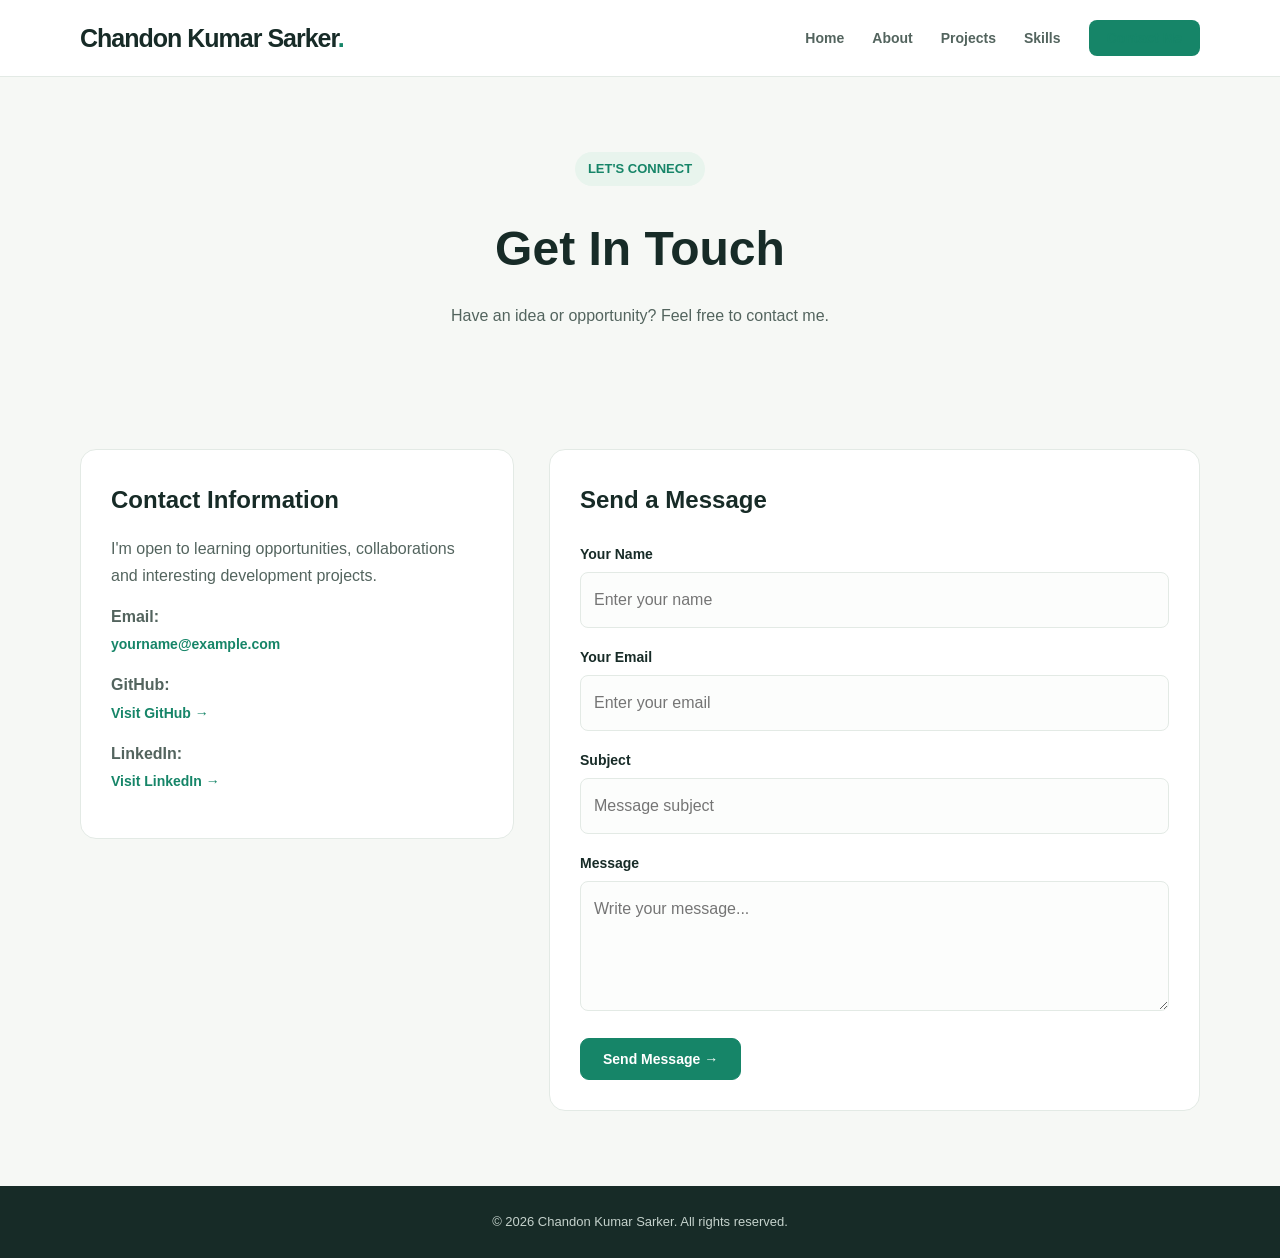
<file: contact.html>
<!DOCTYPE html>
<html lang="en">
<head>
    <meta charset="UTF-8">
    <meta name="viewport" content="width=device-width, initial-scale=1.0">
    <title>Contact | Chandon</title>
    <!-- Main Stylesheet -->
    <link rel="stylesheet" href="style.css">
</head>
<body>

<!-- Navigation Bar -->
<header class="navbar">
    <nav class="container nav-inner">
        <!-- Logo -->
        <a href="index.html" class="logo">Chandon Kumar Sarker<span>.</span></a>
        <!-- Nav Links -->
        <ul class="nav-links">
            <li><a href="index.html">Home</a></li>
            <li><a href="about.html">About</a></li>
            <li><a href="projects.html">Projects</a></li>
            <li><a href="skills.html">Skills</a></li>
            <li><a href="contact.html" class="nav-contact active">Contact Me</a></li>
        </ul>
    </nav>
</header>

<main>
    <!-- Header Banner -->
    <section class="container page-header">
        <span class="eyebrow">LET'S CONNECT</span>
        <h1>Get In Touch</h1>
        <p>Have an idea or opportunity? Feel free to contact me.</p>
    </section>

    <!-- Contact Layout Section -->
    <section class="section">
        <div class="container contact-layout">

            <!-- Left Column: Contact Channels & Links -->
            <div class="contact-info">
                <h2>Contact Information</h2>
                <p>
                    I'm open to learning opportunities, collaborations
                    and interesting development projects.
                </p>

                <!-- Email Link -->
                <p>
                    <strong>Email:</strong><br>
                    <a class="text-link"
                       href="mailto:yourname@example.com">
                        yourname@example.com
                    </a>
                </p>

                <!-- GitHub Profile -->
                <p>
                    <strong>GitHub:</strong><br>
                    <a class="text-link"
                       href="https://github.com/"
                       target="_blank"
                       rel="noopener noreferrer">
                        Visit GitHub →
                    </a>
                </p>

                <!-- LinkedIn Profile -->
                <p>
                    <strong>LinkedIn:</strong><br>
                    <a class="text-link"
                       href="https://www.linkedin.com/"
                       target="_blank"
                       rel="noopener noreferrer">
                        Visit LinkedIn →
                    </a>
                </p>
            </div>

            <!-- Right Column: Contact Form -->
            <form class="contact-form" action="#" method="post">
                <h2 style="margin-bottom:22px;">Send a Message</h2>

                <!-- Name Input -->
                <label for="name">Your Name</label>
                <input
                    type="text"
                    id="name"
                    name="name"
                    placeholder="Enter your name"
                    required>

                <!-- Email Input -->
                <label for="email">Your Email</label>
                <input
                    type="email"
                    id="email"
                    name="email"
                    placeholder="Enter your email"
                    required>

                <!-- Subject Input -->
                <label for="subject">Subject</label>
                <input
                    type="text"
                    id="subject"
                    name="subject"
                    placeholder="Message subject"
                    required>

                <!-- Message Textarea -->
                <label for="message">Message</label>
                <textarea
                    id="message"
                    name="message"
                    placeholder="Write your message..."
                    required></textarea>

                <!-- Submit Button -->
                <button type="submit" class="btn btn-primary">
                    Send Message →
                </button>
            </form>

        </div>
    </section>
</main>

<!-- Footer Section -->
<footer class="footer">
    <div class="container">
        <p>© 2026 Chandon Kumar Sarker. All rights reserved.</p>
    </div>
</footer>

</body>
</html>
</file>
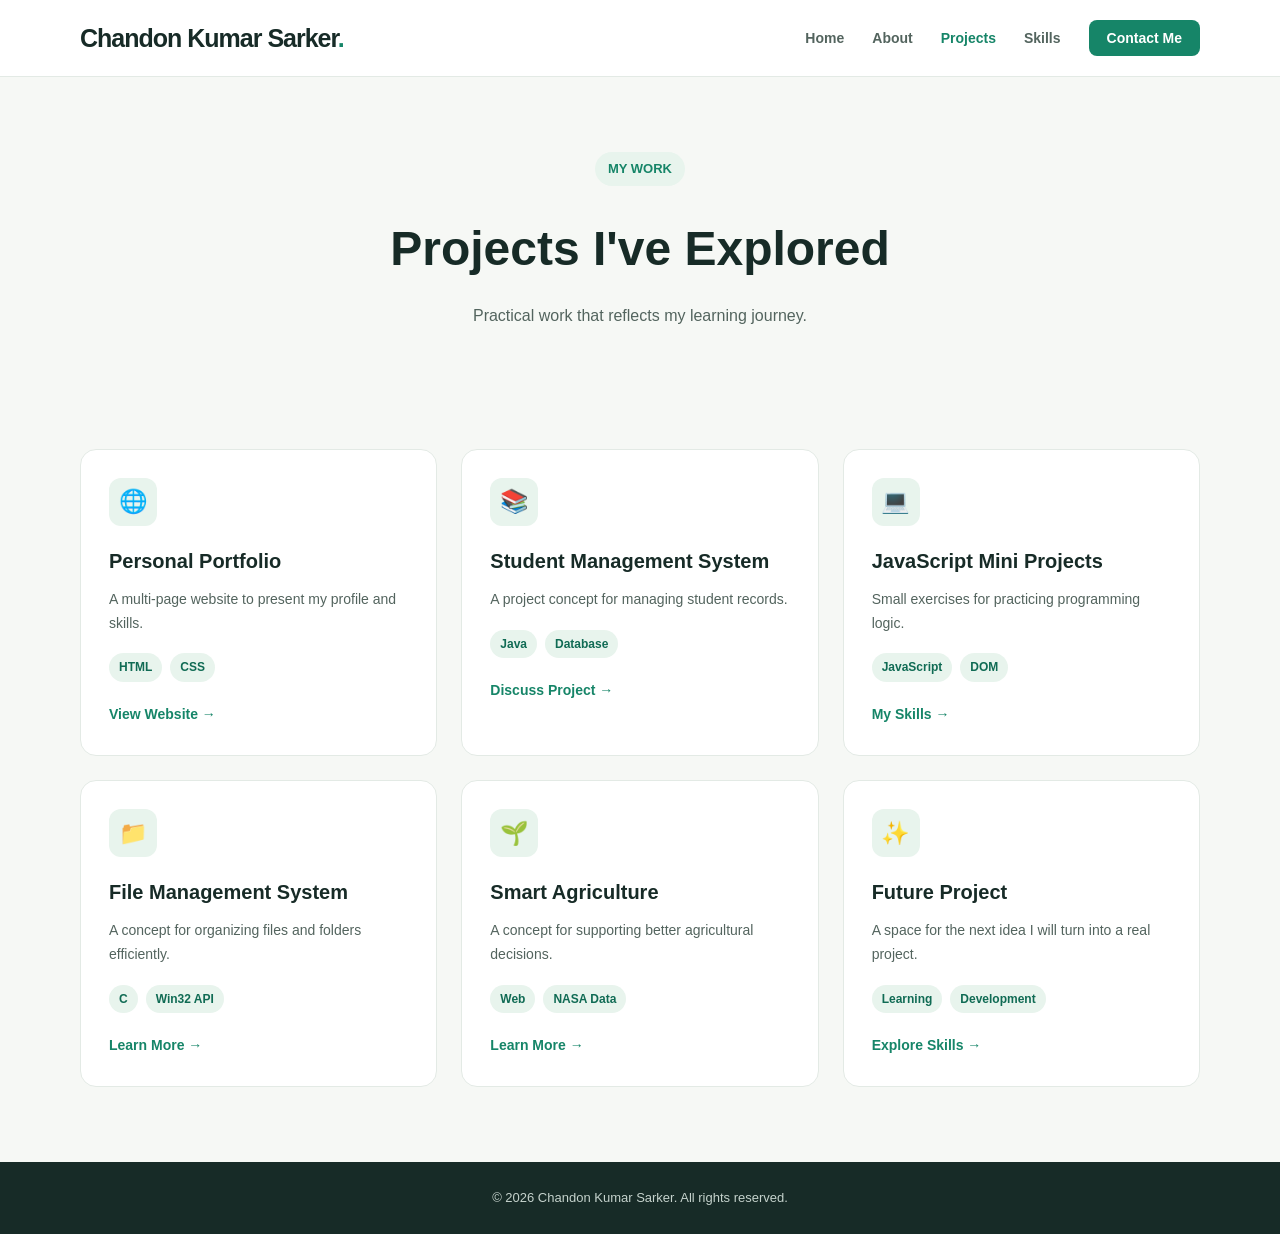
<file: projects.html>
<!DOCTYPE html>
<html lang="en">
<head>
    <meta charset="UTF-8">
    <meta name="viewport" content="width=device-width, initial-scale=1.0">
    <title>Projects | Chandon</title>
    <!-- Main Stylesheet -->
    <link rel="stylesheet" href="style.css">
</head>
<body>

<!-- Navigation Bar -->
<header class="navbar">
    <nav class="container nav-inner">
        <!-- Logo -->
        <a href="index.html" class="logo">Chandon Kumar Sarker<span>.</span></a>
        <!-- Nav Links -->
        <ul class="nav-links">
            <li><a href="index.html">Home</a></li>
            <li><a href="about.html">About</a></li>
            <li><a href="projects.html" class="active">Projects</a></li>
            <li><a href="skills.html">Skills</a></li>
            <li><a href="contact.html" class="nav-contact">Contact Me</a></li>
        </ul>
    </nav>
</header>

<main>
    <!-- Header Banner -->
    <section class="container page-header">
        <span class="eyebrow">MY WORK</span>
        <h1>Projects I've Explored</h1>
        <p>Practical work that reflects my learning journey.</p>
    </section>

    <!-- Projects Grid Section -->
    <section class="section">
        <div class="container grid-3">

            <!-- Card: Personal Portfolio -->
            <article class="card">
                <div class="card-icon">🌐</div>
                <h3>Personal Portfolio</h3>
                <p>A multi-page website to present my profile and skills.</p>
                <div class="project-tags">
                    <span>HTML</span><span>CSS</span>
                </div>
                <a href="index.html" class="text-link">View Website →</a>
            </article>

            <!-- Card: Student Management System -->
            <article class="card">
                <div class="card-icon">📚</div>
                <h3>Student Management System</h3>
                <p>A project concept for managing student records.</p>
                <div class="project-tags">
                    <span>Java</span><span>Database</span>
                </div>
                <a href="contact.html" class="text-link">Discuss Project →</a>
            </article>

            <!-- Card: JavaScript Mini Projects -->
            <article class="card">
                <div class="card-icon">💻</div>
                <h3>JavaScript Mini Projects</h3>
                <p>Small exercises for practicing programming logic.</p>
                <div class="project-tags">
                    <span>JavaScript</span><span>DOM</span>
                </div>
                <a href="skills.html" class="text-link">My Skills →</a>
            </article>

            <!-- Card: File Management System -->
            <article class="card">
                <div class="card-icon">📁</div>
                <h3>File Management System</h3>
                <p>A concept for organizing files and folders efficiently.</p>
                <div class="project-tags">
                    <span>C</span><span>Win32 API</span>
                </div>
                <a href="contact.html" class="text-link">Learn More →</a>
            </article>

            <!-- Card: Smart Agriculture -->
            <article class="card">
                <div class="card-icon">🌱</div>
                <h3>Smart Agriculture</h3>
                <p>A concept for supporting better agricultural decisions.</p>
                <div class="project-tags">
                    <span>Web</span><span>NASA Data</span>
                </div>
                <a href="contact.html" class="text-link">Learn More →</a>
            </article>

            <!-- Card: Future Project -->
            <article class="card">
                <div class="card-icon">✨</div>
                <h3>Future Project</h3>
                <p>A space for the next idea I will turn into a real project.</p>
                <div class="project-tags">
                    <span>Learning</span><span>Development</span>
                </div>
                <a href="skills.html" class="text-link">Explore Skills →</a>
            </article>

        </div>
    </section>
</main>

<!-- Footer Section -->
<footer class="footer">
    <div class="container">
        <p>© 2026 Chandon Kumar Sarker. All rights reserved.</p>
    </div>
</footer>

</body>
</html>
</file>
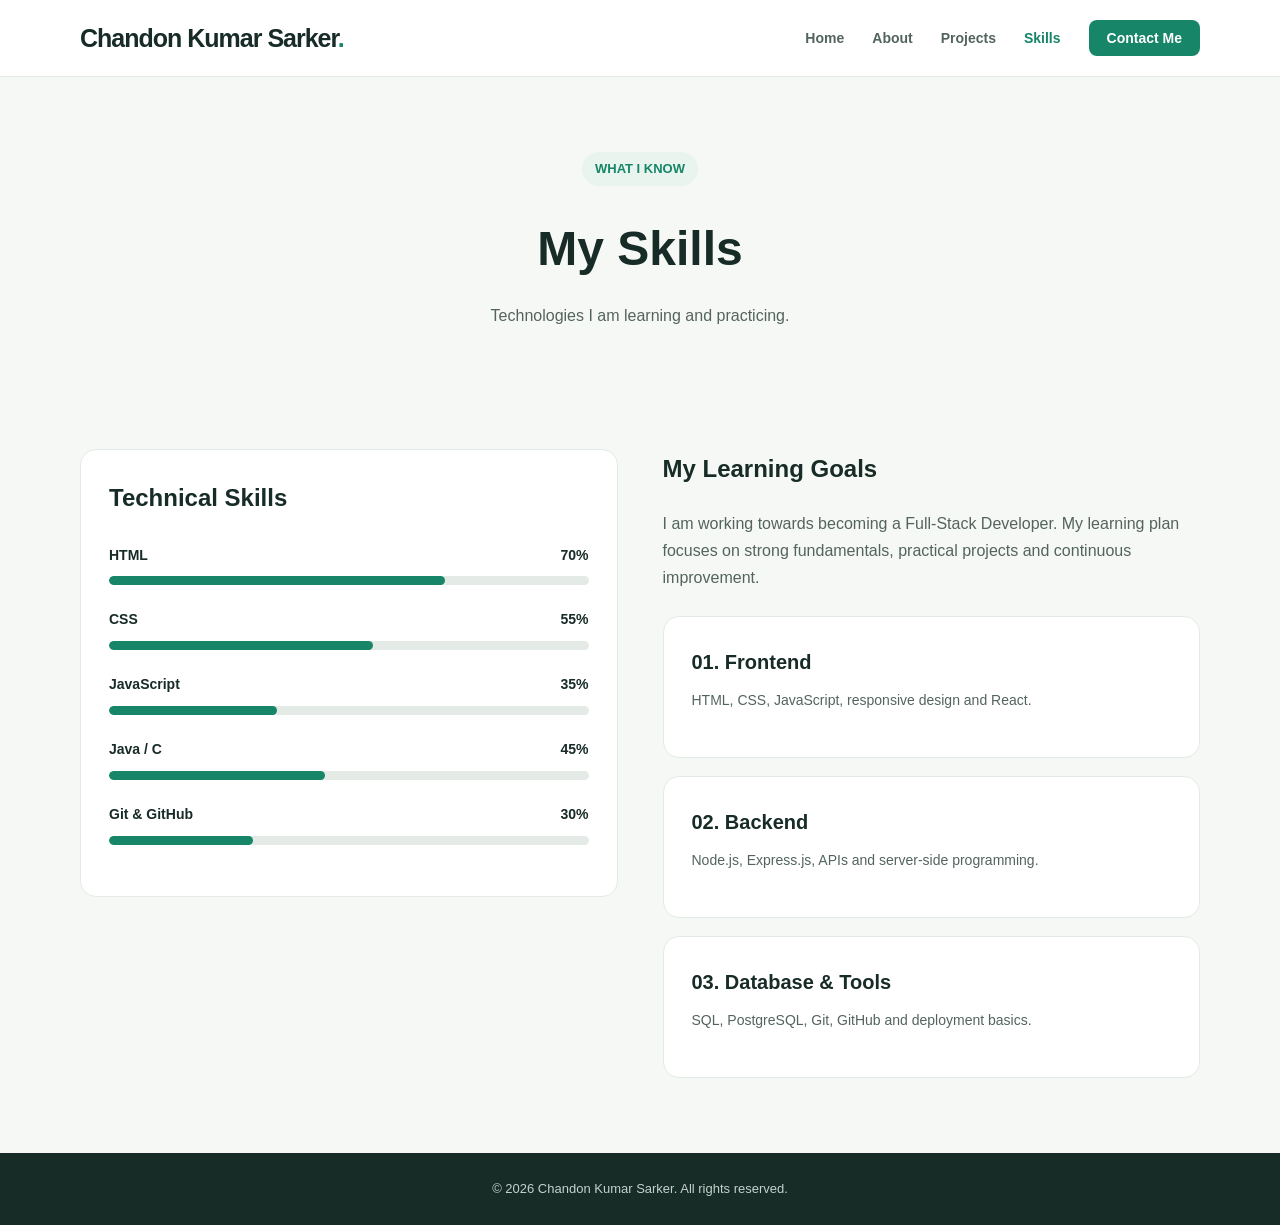
<file: skills.html>
<!DOCTYPE html>
<html lang="en">
<head>
    <meta charset="UTF-8">
    <meta name="viewport" content="width=device-width, initial-scale=1.0">
    <title>Skills | Chandon</title>
    <!-- Main Stylesheet -->
    <link rel="stylesheet" href="style.css">
</head>
<body>

<!-- Navigation Bar -->
<header class="navbar">
    <nav class="container nav-inner">
        <!-- Logo -->
        <a href="index.html" class="logo">Chandon Kumar Sarker<span>.</span></a>
        <!-- Nav Links -->
        <ul class="nav-links">
            <li><a href="index.html">Home</a></li>
            <li><a href="about.html">About</a></li>
            <li><a href="projects.html">Projects</a></li>
            <li><a href="skills.html" class="active">Skills</a></li>
            <li><a href="contact.html" class="nav-contact">Contact Me</a></li>
        </ul>
    </nav>
</header>

<main>
    <!-- Header Banner -->
    <section class="container page-header">
        <span class="eyebrow">WHAT I KNOW</span>
        <h1>My Skills</h1>
        <p>Technologies I am learning and practicing.</p>
    </section>

    <!-- Skills & Learning Goals Layout -->
    <section class="section">
        <div class="container about-layout">

            <!-- Left Column: Technical Skills Progress Bars -->
            <div class="card">
                <h2 style="margin-bottom:25px;">Technical Skills</h2>

                <div class="skill-item">
                    <div class="skill-label">
                        <span>HTML</span><span>70%</span>
                    </div>
                    <div class="skill-track">
                        <div class="skill-fill" style="width:70%"></div>
                    </div>
                </div>

                <div class="skill-item">
                    <div class="skill-label">
                        <span>CSS</span><span>55%</span>
                    </div>
                    <div class="skill-track">
                        <div class="skill-fill" style="width:55%"></div>
                    </div>
                </div>

                <div class="skill-item">
                    <div class="skill-label">
                        <span>JavaScript</span><span>35%</span>
                    </div>
                    <div class="skill-track">
                        <div class="skill-fill" style="width:35%"></div>
                    </div>
                </div>

                <div class="skill-item">
                    <div class="skill-label">
                        <span>Java / C</span><span>45%</span>
                    </div>
                    <div class="skill-track">
                        <div class="skill-fill" style="width:45%"></div>
                    </div>
                </div>

                <div class="skill-item">
                    <div class="skill-label">
                        <span>Git & GitHub</span><span>30%</span>
                    </div>
                    <div class="skill-track">
                        <div class="skill-fill" style="width:30%"></div>
                    </div>
                </div>
            </div>

            <!-- Right Column: Learning Roadmap -->
            <div>
                <h2 style="margin-bottom:20px;">My Learning Goals</h2>
                <p style="color:var(--text); margin-bottom:25px;">
                    I am working towards becoming a Full-Stack Developer.
                    My learning plan focuses on strong fundamentals,
                    practical projects and continuous improvement.
                </p>

                <div class="card" style="margin-bottom:18px;">
                    <h3>01. Frontend</h3>
                    <p>HTML, CSS, JavaScript, responsive design and React.</p>
                </div>

                <div class="card" style="margin-bottom:18px;">
                    <h3>02. Backend</h3>
                    <p>Node.js, Express.js, APIs and server-side programming.</p>
                </div>

                <div class="card">
                    <h3>03. Database & Tools</h3>
                    <p>SQL, PostgreSQL, Git, GitHub and deployment basics.</p>
                </div>
            </div>

        </div>
    </section>
</main>

<!-- Footer Section -->
<footer class="footer">
    <div class="container">
        <p>© 2026 Chandon Kumar Sarker. All rights reserved.</p>
    </div>
</footer>

</body>
</html>
</file>
<file: style.css>
/* ===== 1. Global Settings ===== */
:root {
    --primary: #168568;
    --primary-dark: #106b54;
    --dark: #172b27;
    --text: #53645e;
    --background: #f6f8f5;
    --white: #ffffff;
    --border: #e3eae5;
    --soft-green: #e8f4ed;
    --shadow: 0 12px 35px rgba(23, 43, 39, 0.07);
}

* {
    margin: 0;
    padding: 0;
    box-sizing: border-box;
}

html {
    scroll-behavior: smooth;
}

body {
    font-family: "Segoe UI", Arial, sans-serif;
    background: var(--background);
    color: var(--dark);
    line-height: 1.7;
}

a {
    color: inherit;
    text-decoration: none;
}

ul {
    list-style: none;
}

img {
    max-width: 100%;
    display: block;
}

.container {
    width: min(1120px, 90%);
    margin: auto;
}

/* ===== 2. Navigation ===== */
.navbar {
    background: rgba(255, 255, 255, 0.96);
    border-bottom: 1px solid var(--border);
    position: sticky;
    top: 0;
    z-index: 100;
}

.nav-inner {
    min-height: 76px;
    display: flex;
    align-items: center;
    justify-content: space-between;
    gap: 24px;
}

.logo {
    font-size: 25px;
    font-weight: 800;
    letter-spacing: -1px;
}

.logo span {
    color: var(--primary);
}

.nav-links {
    display: flex;
    align-items: center;
    gap: 28px;
    flex-wrap: wrap;
}

.nav-links a {
    font-size: 14px;
    font-weight: 600;
    color: var(--text);
    transition: 0.25s;
}

.nav-links a:hover,
.nav-links a.active {
    color: var(--primary);
}

.nav-links .nav-contact {
    background: var(--primary);
    color: var(--white);
    padding: 10px 18px;
    border-radius: 8px;
}

.nav-links .nav-contact:hover {
    background: var(--primary-dark);
    color: var(--white);
}

/* ===== 3. Hero Section ===== */
.hero {
    min-height: 570px;
    display: grid;
    grid-template-columns: 1.2fr 0.8fr;
    align-items: center;
    gap: 60px;
    padding-top: 65px;
    padding-bottom: 65px;
}

.eyebrow {
    display: inline-block;
    color: var(--primary);
    background: var(--soft-green);
    padding: 6px 13px;
    border-radius: 30px;
    font-size: 13px;
    font-weight: 700;
    margin-bottom: 22px;
}

.hero h1 {
    font-size: clamp(38px, 5vw, 62px);
    line-height: 1.15;
    letter-spacing: -2px;
    margin-bottom: 22px;
}

.hero h1 span {
    color: var(--primary);
}

.hero p {
    max-width: 540px;
    color: var(--text);
    font-size: 16px;
    margin-bottom: 28px;
}

.hero-buttons {
    display: flex;
    flex-wrap: wrap;
    gap: 14px;
}

.btn {
    display: inline-block;
    padding: 12px 22px;
    border: 1px solid var(--primary);
    border-radius: 9px;
    font-weight: 700;
    font-size: 14px;
    transition: 0.25s;
    cursor: pointer;
}

.btn-primary {
    background: var(--primary);
    color: var(--white);
}

.btn-primary:hover {
    background: var(--primary-dark);
    transform: translateY(-2px);
}

.btn-outline {
    color: var(--primary);
}

.btn-outline:hover {
    background: var(--soft-green);
}

.hero-image {
    width: 100%;
    max-width: 340px;
    justify-self: center;
    aspect-ratio: 4 / 5;
    object-fit: cover;
    border-radius: 170px 170px 24px 24px;
    background: var(--soft-green);
    box-shadow: var(--shadow);
}

/* ===== 4. Common Sections ===== */
.section {
    padding: 75px 0;
}

.section-white {
    background: var(--white);
}

.section-heading {
    text-align: center;
    margin-bottom: 42px;
}

.section-heading h2 {
    font-size: clamp(28px, 4vw, 38px);
    letter-spacing: -1px;
    margin-bottom: 10px;
}

.section-heading p {
    color: var(--text);
}

.page-header {
    padding: 75px 0 45px;
    text-align: center;
}

.page-header h1 {
    font-size: clamp(34px, 5vw, 48px);
    margin-bottom: 12px;
}

.page-header p {
    color: var(--text);
}

/* ===== 5. Cards and Grids ===== */
.grid-3 {
    display: grid;
    grid-template-columns: repeat(3, minmax(0, 1fr));
    gap: 24px;
}

.card {
    padding: 28px;
    background: var(--white);
    border: 1px solid var(--border);
    border-radius: 16px;
    transition: 0.25s;
}

.card:hover {
    transform: translateY(-5px);
    box-shadow: var(--shadow);
}

.card-icon {
    width: 48px;
    height: 48px;
    display: grid;
    place-items: center;
    border-radius: 12px;
    background: var(--soft-green);
    color: var(--primary);
    font-size: 23px;
    margin-bottom: 18px;
}

.card h3 {
    margin-bottom: 10px;
    font-size: 20px;
}

.card p {
    color: var(--text);
    font-size: 14px;
}

.project-tags {
    display: flex;
    flex-wrap: wrap;
    gap: 8px;
    margin: 18px 0;
}

.project-tags span {
    background: var(--soft-green);
    color: var(--primary-dark);
    padding: 4px 10px;
    border-radius: 20px;
    font-size: 12px;
    font-weight: 600;
}

.text-link {
    color: var(--primary);
    font-size: 14px;
    font-weight: 700;
}

/* ===== 6. About and Skills ===== */
.about-layout {
    display: grid;
    grid-template-columns: 1fr 1fr;
    gap: 45px;
    align-items: start;
}

.about-layout p {
    color: var(--text);
    margin-bottom: 16px;
}

.info-list li {
    padding: 13px 0;
    border-bottom: 1px solid var(--border);
}

.info-list strong {
    display: inline-block;
    min-width: 110px;
}

.skill-item {
    margin-bottom: 23px;
}

.skill-label {
    display: flex;
    justify-content: space-between;
    gap: 10px;
    margin-bottom: 9px;
    font-weight: 600;
    font-size: 14px;
}

.skill-track {
    height: 9px;
    border-radius: 20px;
    background: #e4ebe6;
    overflow: hidden;
}

.skill-fill {
    height: 100%;
    background: var(--primary);
    border-radius: inherit;
}

/* ===== 7. Contact Form ===== */
.contact-layout {
    display: grid;
    grid-template-columns: 0.8fr 1.2fr;
    gap: 35px;
    align-items: start;
}

.contact-info,
.contact-form {
    background: var(--white);
    padding: 30px;
    border: 1px solid var(--border);
    border-radius: 16px;
}

.contact-info p {
    color: var(--text);
    margin: 14px 0;
}

.contact-form label {
    display: block;
    margin-bottom: 6px;
    font-weight: 600;
    font-size: 14px;
}

.contact-form input,
.contact-form textarea {
    width: 100%;
    padding: 13px;
    margin-bottom: 18px;
    border: 1px solid var(--border);
    border-radius: 8px;
    font: inherit;
    outline: none;
    background: #fcfdfc;
}

.contact-form input:focus,
.contact-form textarea:focus {
    border-color: var(--primary);
}

.contact-form textarea {
    resize: vertical;
    min-height: 130px;
}

/* ===== 8. Footer ===== */
.footer {
    background: var(--dark);
    color: var(--white);
    padding: 25px 0;
    text-align: center;
}

.footer p {
    color: #c5d2cc;
    font-size: 13px;
}

/* ===== 9. Responsive Design ===== */
@media (max-width: 800px) {
    .nav-inner {
        padding: 15px 0;
        flex-direction: column;
    }

    .nav-links {
        justify-content: center;
        gap: 15px;
    }

    .hero {
        grid-template-columns: 1fr;
        text-align: center;
        gap: 35px;
    }

    .hero p {
        margin-left: auto;
        margin-right: auto;
    }

    .hero-buttons {
        justify-content: center;
    }

    .hero-image {
        max-width: 260px;
    }

    .grid-3 {
        grid-template-columns: repeat(2, minmax(0, 1fr));
    }

    .about-layout,
    .contact-layout {
        grid-template-columns: 1fr;
    }
}

@media (max-width: 520px) {
    .grid-3 {
        grid-template-columns: 1fr;
    }

    .nav-links {
        gap: 12px;
    }

    .nav-links a {
        font-size: 12px;
    }

    .section {
        padding: 50px 0;
    }

    .hero h1 {
        letter-spacing: -1px;
    }
}
</file>
